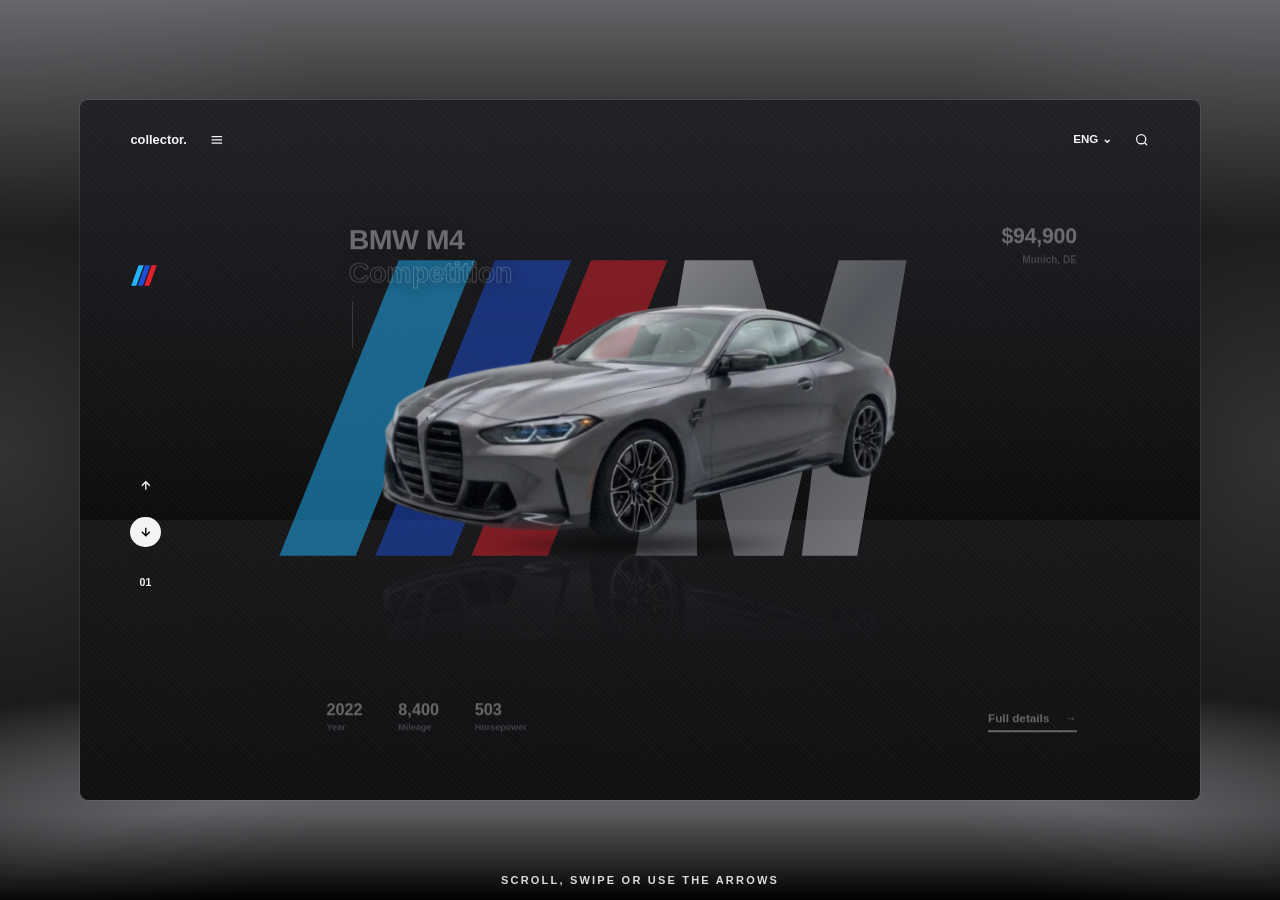
<file: Collector-BMW/index.html>
<!DOCTYPE html>
<html lang="en"><head><meta charset="utf-8">
<meta name="viewport" content="width=device-width, initial-scale=1, viewport-fit=cover">
<title>collector. — BMW M marketplace</title>
<link rel="stylesheet" href="./style.css">
</head>
<body>
<main>
<section id="stage" aria-label="Featured cars"><div class="band" aria-hidden="true"></div><div class="card" id="card">
<svg class="mlogo" viewBox="0 0 600 300" aria-hidden="true"><defs><linearGradient id="sv" x1="0" y1="0" x2="1" y2="1"><stop offset="0" stop-color="#f1f3f6"/><stop offset=".5" stop-color="#8b8f98"/><stop offset="1" stop-color="#d9dce1"/></linearGradient></defs><g transform="skewX(-22) translate(80 0)"><rect x="40" y="30" width="62" height="240" fill="#1fb6ff"/><rect x="118" y="30" width="62" height="240" fill="#1c4fd8"/><rect x="196" y="30" width="62" height="240" fill="#e4202c"/></g><path d="M300 270 L340 30 H395 L430 150 L465 30 H520 L480 270 H435 L452 130 L420 270 H380 L348 130 L350 270Z" fill="url(#sv)"/></svg>
<div class="top"><span>collector.<svg viewBox="0 0 24 24" aria-hidden="true"><path d="M4 7h16M4 12h16M4 17h16"/></svg></span><span><em>ENG ⌄</em><svg viewBox="0 0 24 24" aria-hidden="true"><circle cx="11" cy="11" r="7"/><path d="M20 20l-4-4"/></svg></span></div>
<svg class="crest" viewBox="0 0 40 40" aria-hidden="true"><g transform="skewX(-20) translate(8 0)"><rect x="6" y="6" width="7" height="28" fill="#1fb6ff"/><rect x="15" y="6" width="7" height="28" fill="#1c4fd8"/><rect x="24" y="6" width="7" height="28" fill="#e4202c"/></g></svg>
<div class="wipe" aria-hidden="true"><i></i><i></i><i></i></div><article class="slide" aria-label="BMW M4 Competition"><div class="car"><img src="./assets/image-3a5ac9b1e26bc5ae.webp" alt="BMW M4 Competition in grey, three-quarter front view" width="1200"></div><div class="txt"><div class="t"><h1>BMW M4</h1><h2>Competition</h2></div><div class="p"><b>$94,900</b><small>Munich, DE</small></div><div class="sp"><div>2022<small>Year</small></div><div>8,400<small>Mileage</small></div><div>503<small>Horsepower</small></div></div><a class="more" href="#end">Full details <span aria-hidden="true">→</span></a></div></article><article class="slide" aria-label="BMW M8 Competition"><div class="car"><img src="./assets/image-89a02426099926ae.webp" alt="BMW M8 Competition in blue, three-quarter front view" width="1200"></div><div class="txt"><div class="t"><h1>BMW M8</h1><h2>Competition</h2></div><div class="p"><b>$139,500</b><small>Beverly Hills, CA</small></div><div class="sp"><div>2021<small>Year</small></div><div>11,200<small>Mileage</small></div><div>617<small>Horsepower</small></div></div><a class="more" href="#end">Full details <span aria-hidden="true">→</span></a></div></article><article class="slide" aria-label="BMW M340i xDrive Sedan"><div class="car"><img src="./assets/image-aa9224adb35db796.webp" alt="BMW M340i in dark blue, three-quarter front view" width="1200"></div><div class="txt"><div class="t"><h1>BMW M340i</h1><h2>xDrive Sedan</h2></div><div class="p"><b>$52,750</b><small>Hyderabad, IN</small></div><div class="sp"><div>2023<small>Year</small></div><div>5,900<small>Mileage</small></div><div>382<small>Horsepower</small></div></div><a class="more" href="#end">Full details <span aria-hidden="true">→</span></a></div></article><article class="slide" aria-label="BMW X4 M Competition"><div class="car"><img src="./assets/image-392c2ba58a4948b4.webp" alt="BMW X4 M Competition in red, three-quarter front view" width="1200"></div><div class="txt"><div class="t"><h1>BMW X4 M</h1><h2>Competition</h2></div><div class="p"><b>$78,300</b><small>Dubai, AE</small></div><div class="sp"><div>2020<small>Year</small></div><div>19,700<small>Mileage</small></div><div>503<small>Horsepower</small></div></div><a class="more" href="#end">Full details <span aria-hidden="true">→</span></a></div></article>
<div class="more-wrap"></div>
<div class="ctl"><button class="up" id="up" aria-label="Previous car"><svg viewBox="0 0 24 24"><path d="M12 19V5M5 12l7-7 7 7"/></svg></button><button class="dn" id="dn" aria-label="Next car"><svg viewBox="0 0 24 24"><path d="M12 5v14M5 12l7 7 7-7"/></svg></button><div class="cnt" aria-live="polite" id="cur">01</div></div>
</div><div class="hint" id="hint">Scroll, swipe or use the arrows</div></section>
</main>
<script src="https://cdnjs.cloudflare.com/ajax/libs/gsap/3.12.5/gsap.min.js"></script>

<script src="./script.js" defer></script>
</body></html>
</file>
<file: Collector-BMW/style.css>
@property --glow{syntax:'<color>';inherits:true;initial-value:#a8a8ae}
:root{transition:--glow 1.1s ease}
:root{--bg:#000;--ink:#f4f4f5;--mute:#8a8c93;--floor:60%;color-scheme:dark;box-sizing:border-box;padding-top:env(safe-area-inset-top,0px);padding-bottom:env(safe-area-inset-bottom,0px)}
*,*::before,*::after{box-sizing:inherit}
html.lenis,html.lenis body{height:auto}.lenis.lenis-smooth{scroll-behavior:auto!important}
html,body{height:100%;overflow:hidden;overscroll-behavior:none;background:#000}
body{margin:0;touch-action:none;background:var(--bg);color:var(--ink);font-family:"Inter","Helvetica Neue",Arial,sans-serif;overflow-x:hidden}
#stage{position:relative;height:100vh;height:100svh;display:grid;place-items:center;overflow:hidden}
#stage::before{content:"";position:absolute;inset:0;background:linear-gradient(to bottom,color-mix(in srgb,var(--glow,#a8a8ae) 60%,transparent) 0%,transparent 26%),radial-gradient(35% 60% at 0% 50%,color-mix(in srgb,var(--glow,#a8a8ae) 30%,transparent),transparent),radial-gradient(35% 60% at 100% 50%,color-mix(in srgb,var(--glow,#a8a8ae) 30%,transparent),transparent)}
.card{position:relative;container-type:inline-size;width:min(1120px,94vw,calc(86svh*1.6));aspect-ratio:1.6;border-radius:8px;overflow:hidden;background:repeating-linear-gradient(45deg,rgba(255,255,255,.018) 0 2px,transparent 2px 4px),linear-gradient(to bottom,#202126 0,#121214 46%,#0c0c0d var(--floor),#18181b var(--floor),#0f0f11 100%);box-shadow:0 0 0 1px rgba(255,255,255,.08)}
.mlogo{position:absolute;left:50%;top:44%;width:66%;transform:translate(-50%,-50%);opacity:.5;pointer-events:none}
.top{position:absolute;left:4.5%;right:4.5%;top:4.5%;display:flex;justify-content:space-between;align-items:center;font-size:clamp(11px,1.15cqw,15px);font-weight:700;z-index:5}
.top span{display:flex;gap:2cqw;align-items:center}.top svg{width:1.4cqw;min-width:14px;height:auto;stroke:var(--ink);fill:none;stroke-width:2}.top em{font-style:normal;font-size:.9em}
.crest{position:absolute;left:4.5%;top:23%;width:2.6cqw;min-width:22px}
.slide{position:absolute;inset:0;perspective:1100px}
.txt{position:absolute;inset:0}
.t{position:absolute;left:24%;top:19%;text-shadow:0 2px 14px rgba(0,0,0,.9)}
.t h1{margin:0;font-size:clamp(17px,2.55cqw,34px);line-height:1.05;letter-spacing:-.02em;font-weight:800}
.t h2{margin:.1em 0 0;font-size:clamp(17px,2.55cqw,34px);line-height:1.05;font-weight:800;letter-spacing:-.01em;color:transparent;-webkit-text-stroke:1px rgba(255,255,255,.55)}
.t::after{content:"";display:block;width:1px;height:4.2cqw;margin:1.3cqw 0 0 .3cqw;background:rgba(255,255,255,.4)}
.p{position:absolute;right:11%;top:19%;text-align:right}
.p b{display:block;font-size:clamp(15px,1.9cqw,26px);font-weight:800;letter-spacing:-.01em}.p small{color:var(--mute);font-size:clamp(10px,.85cqw,12px);font-weight:600}
.car{position:absolute;left:27%;width:46%;bottom:calc(100% - var(--floor) - 2.4cqw);transform-origin:50% 100%}
.car img{display:block;width:100%;height:auto;-webkit-mask-image:linear-gradient(#000 90%,transparent);mask-image:linear-gradient(#000 90%,transparent);}
.sp{position:absolute;left:22%;bottom:8.5%;display:flex;gap:3.2cqw}.sp div{font-size:clamp(14px,1.45cqw,19px);font-weight:800;font-variant-numeric:tabular-nums}.sp small{display:block;font-size:clamp(9px,.78cqw,11px);color:var(--mute);font-weight:600;margin-top:.2cqw}
.more{position:absolute;right:11%;bottom:8.5%;font-size:clamp(11px,1.05cqw,14px);font-weight:700;color:var(--ink);text-decoration:none;border-bottom:2px solid var(--ink);padding:0 0 .5cqw;display:flex;gap:1.4cqw;align-items:center;z-index:6}
.ctl{position:absolute;left:4.5%;top:53%;display:flex;flex-direction:column;align-items:center;gap:1.4cqw;z-index:6}
.ctl button{width:2.7cqw;min-width:30px;aspect-ratio:1;border-radius:50%;border:0;background:transparent;color:var(--ink);cursor:pointer;display:grid;place-items:center;padding:0;transition:transform .25s,opacity .3s}
.ctl button.dn{background:var(--ink);color:#000}.ctl button:hover{transform:scale(1.12)}.ctl button:focus-visible,.more:focus-visible{outline:2px solid var(--ink);outline-offset:3px}
.ctl svg{width:45%;height:45%;stroke:currentColor;fill:none;stroke-width:2.4}
.cnt{font-size:clamp(10px,.95cqw,13px);font-weight:700;margin-top:1.2cqw;font-variant-numeric:tabular-nums}
.hint{position:absolute;left:50%;bottom:calc(14px + env(safe-area-inset-bottom,0px));transform:translateX(-50%);font-size:11px;letter-spacing:.2em;text-transform:uppercase;color:rgba(255,255,255,.85);font-weight:600}
.outro{position:relative;min-height:70vh;display:grid;place-items:center;text-align:center;padding:80px 24px;color:#fff}
.outro h2{font-size:clamp(32px,6vw,80px);letter-spacing:-.04em;margin:0 0 16px;font-weight:800}.outro p{max-width:46ch;margin:0 auto 26px;line-height:1.6;opacity:.9}
.outro a{display:inline-block;background:var(--ink);color:#fff;text-decoration:none;font-weight:700;font-size:14px;padding:14px 24px;border-radius:99px}.outro small{display:block;margin-top:50px;opacity:.7;font-size:12px}
.tilt{position:relative;-webkit-box-reflect:below -.2cqw linear-gradient(to bottom,transparent 58%,rgba(255,255,255,.2));will-change:transform}
.sheen{position:absolute;inset:0;pointer-events:none;display:none;-webkit-mask:var(--img) center/100% 100% no-repeat;mask:var(--img) center/100% 100% no-repeat;background:linear-gradient(100deg,transparent 35%,rgba(255,255,255,.65) 50%,transparent 65%) var(--sx,50%) 0/260% 100% no-repeat}
.car::before{content:"";position:absolute;left:6%;right:6%;bottom:-1.2cqw;height:2.4cqw;background:radial-gradient(50% 50% at 50% 50%,rgba(0,0,0,.9),transparent 72%);filter:blur(6px)}
.wipe{position:absolute;inset:0;overflow:hidden;pointer-events:none;z-index:4}.wipe i{position:absolute;left:0;top:-20%;height:140%;width:46%;visibility:hidden}.wipe i:nth-child(1){background:#1fb6ff}.wipe i:nth-child(2){background:#1c4fd8}.wipe i:nth-child(3){background:#e4202c}
.band{position:absolute;left:0;right:0;bottom:0;height:26svh;pointer-events:none;background:linear-gradient(to top,transparent 0%,color-mix(in srgb,var(--glow,#a8a8ae) 55%,transparent) 38%,color-mix(in srgb,var(--glow,#a8a8ae) 90%,transparent) 100%);-webkit-mask-image:radial-gradient(90% 100% at 50% 100%,#000 55%,transparent 100%);mask-image:radial-gradient(90% 100% at 50% 100%,#000 55%,transparent 100%)}
@media(max-width:720px){
 :root{--floor:62%}
 .card{aspect-ratio:auto;height:min(80svh,640px)}
 .top{font-size:12px}.top svg{width:15px}.mlogo{top:36%;width:110%}.crest{display:none}
 .t{left:6%;top:15%}.t h1,.t h2{font-size:22px}.t::after{height:26px;margin-top:8px}
 .p{left:6%;right:auto;top:30%;text-align:left}.p b{font-size:17px}.p small{font-size:11px}
 .car{left:2%;width:96%}
 .sp{left:6%;bottom:15%;gap:22px}.sp div{font-size:16px}.sp small{font-size:10px}
 .more{right:6%;bottom:5%;font-size:12px}
 .ctl{flex-direction:row;left:6%;top:auto;bottom:4%;gap:10px}.ctl button{width:34px}.cnt{margin:0 0 0 6px;font-size:12px}
}
@media(prefers-reduced-motion:reduce){*{transition:none!important}}
</file>
